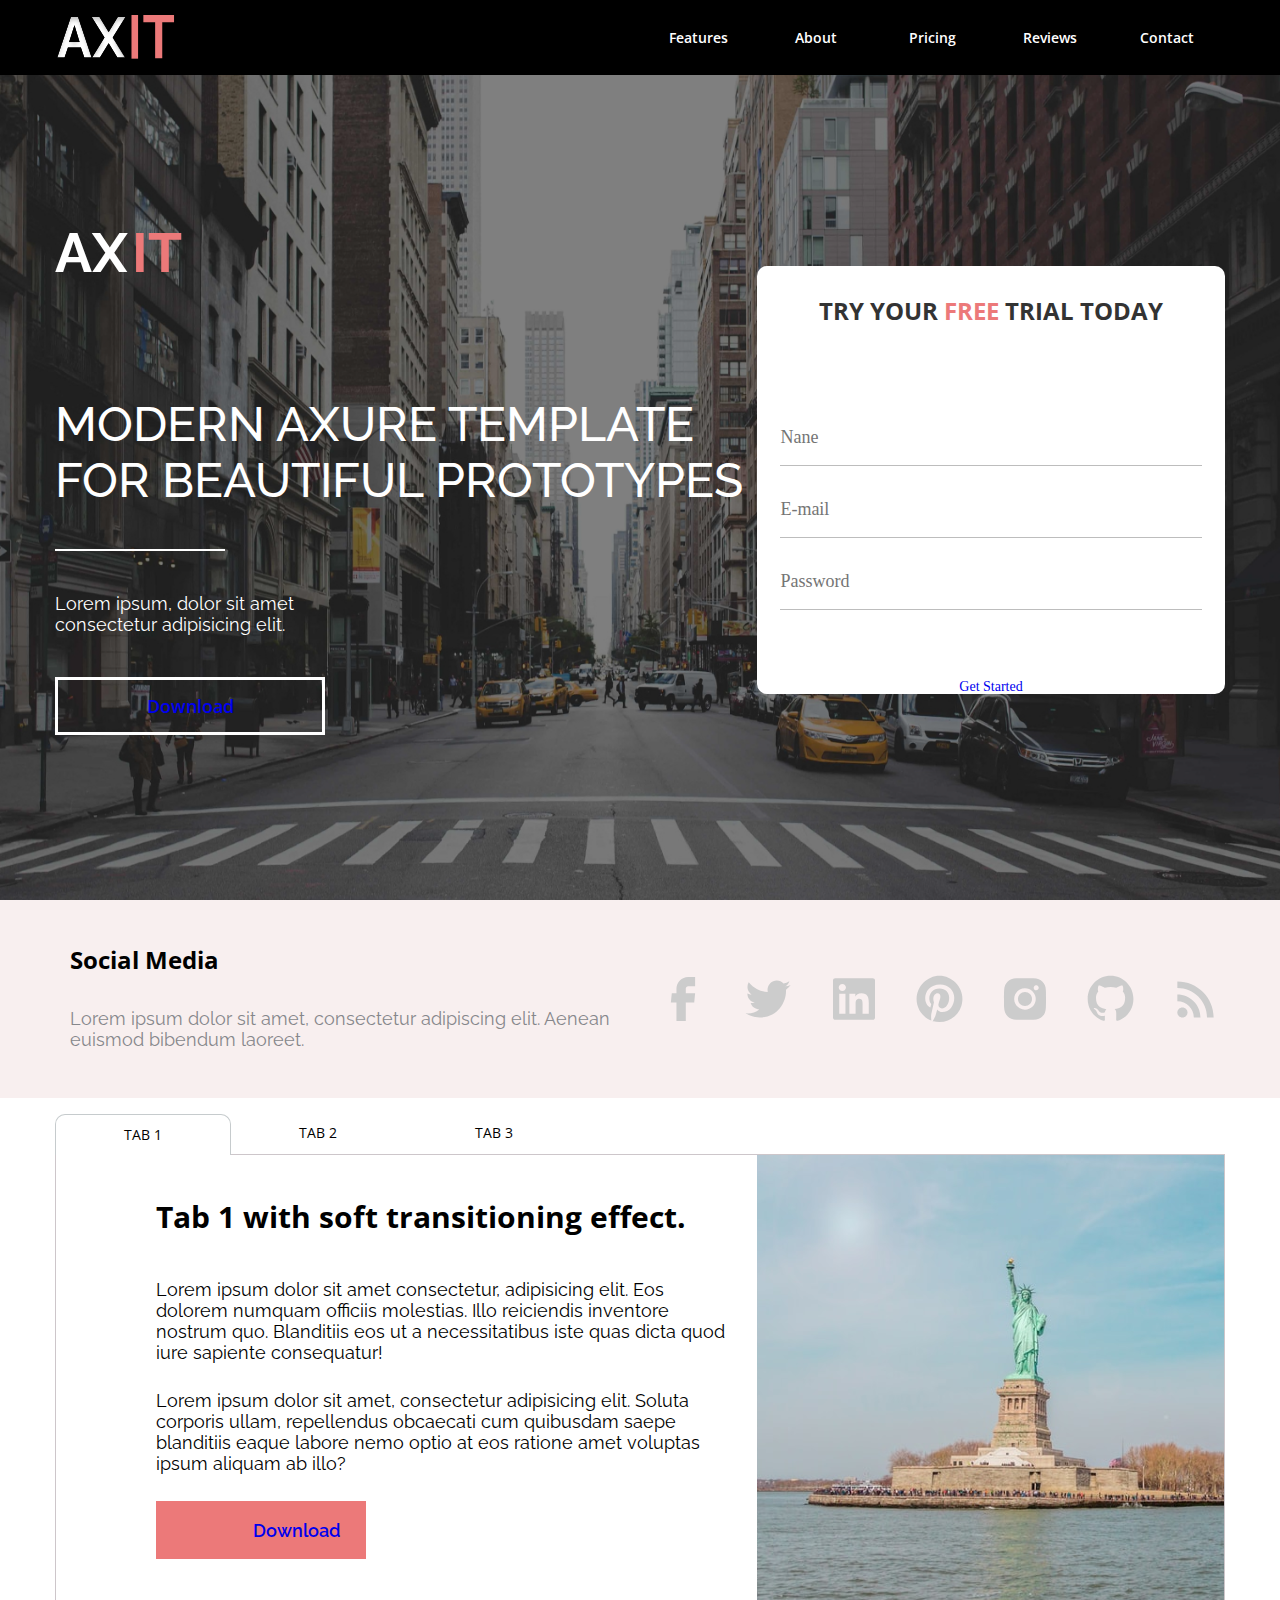
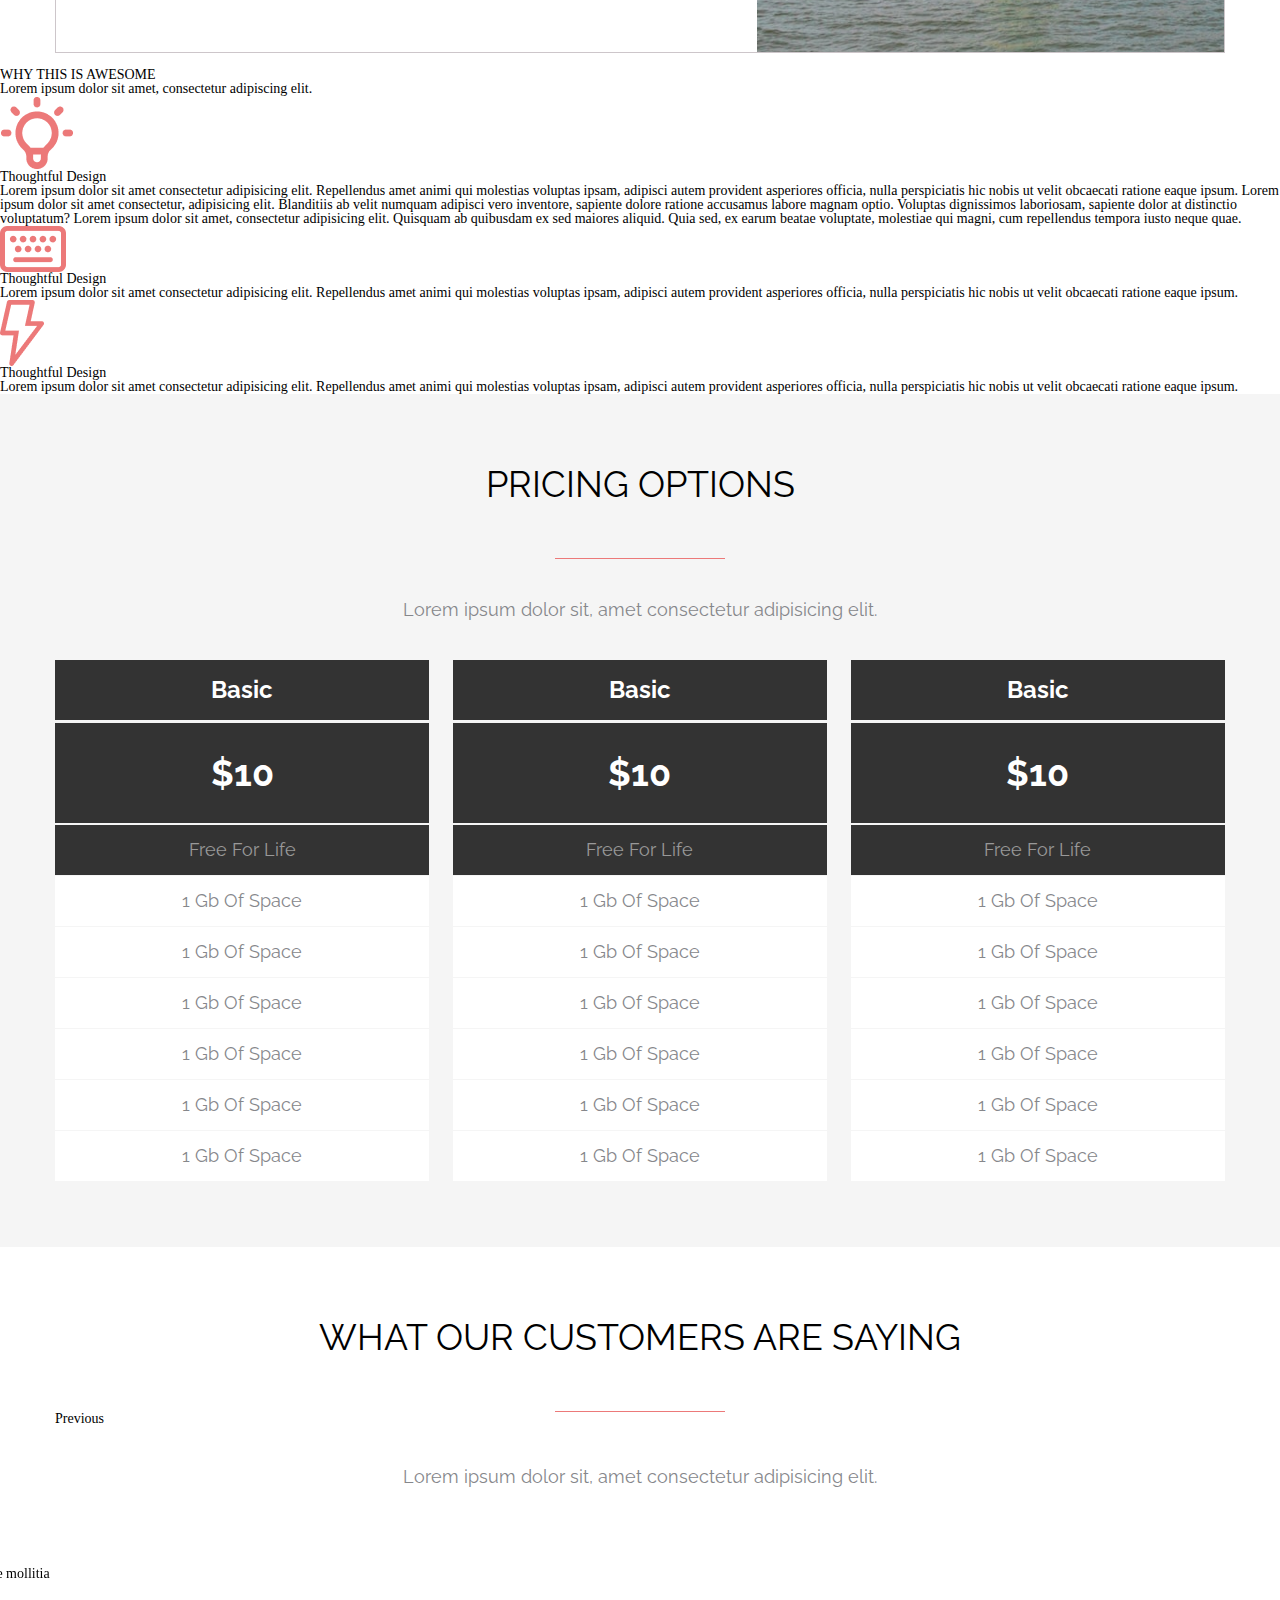
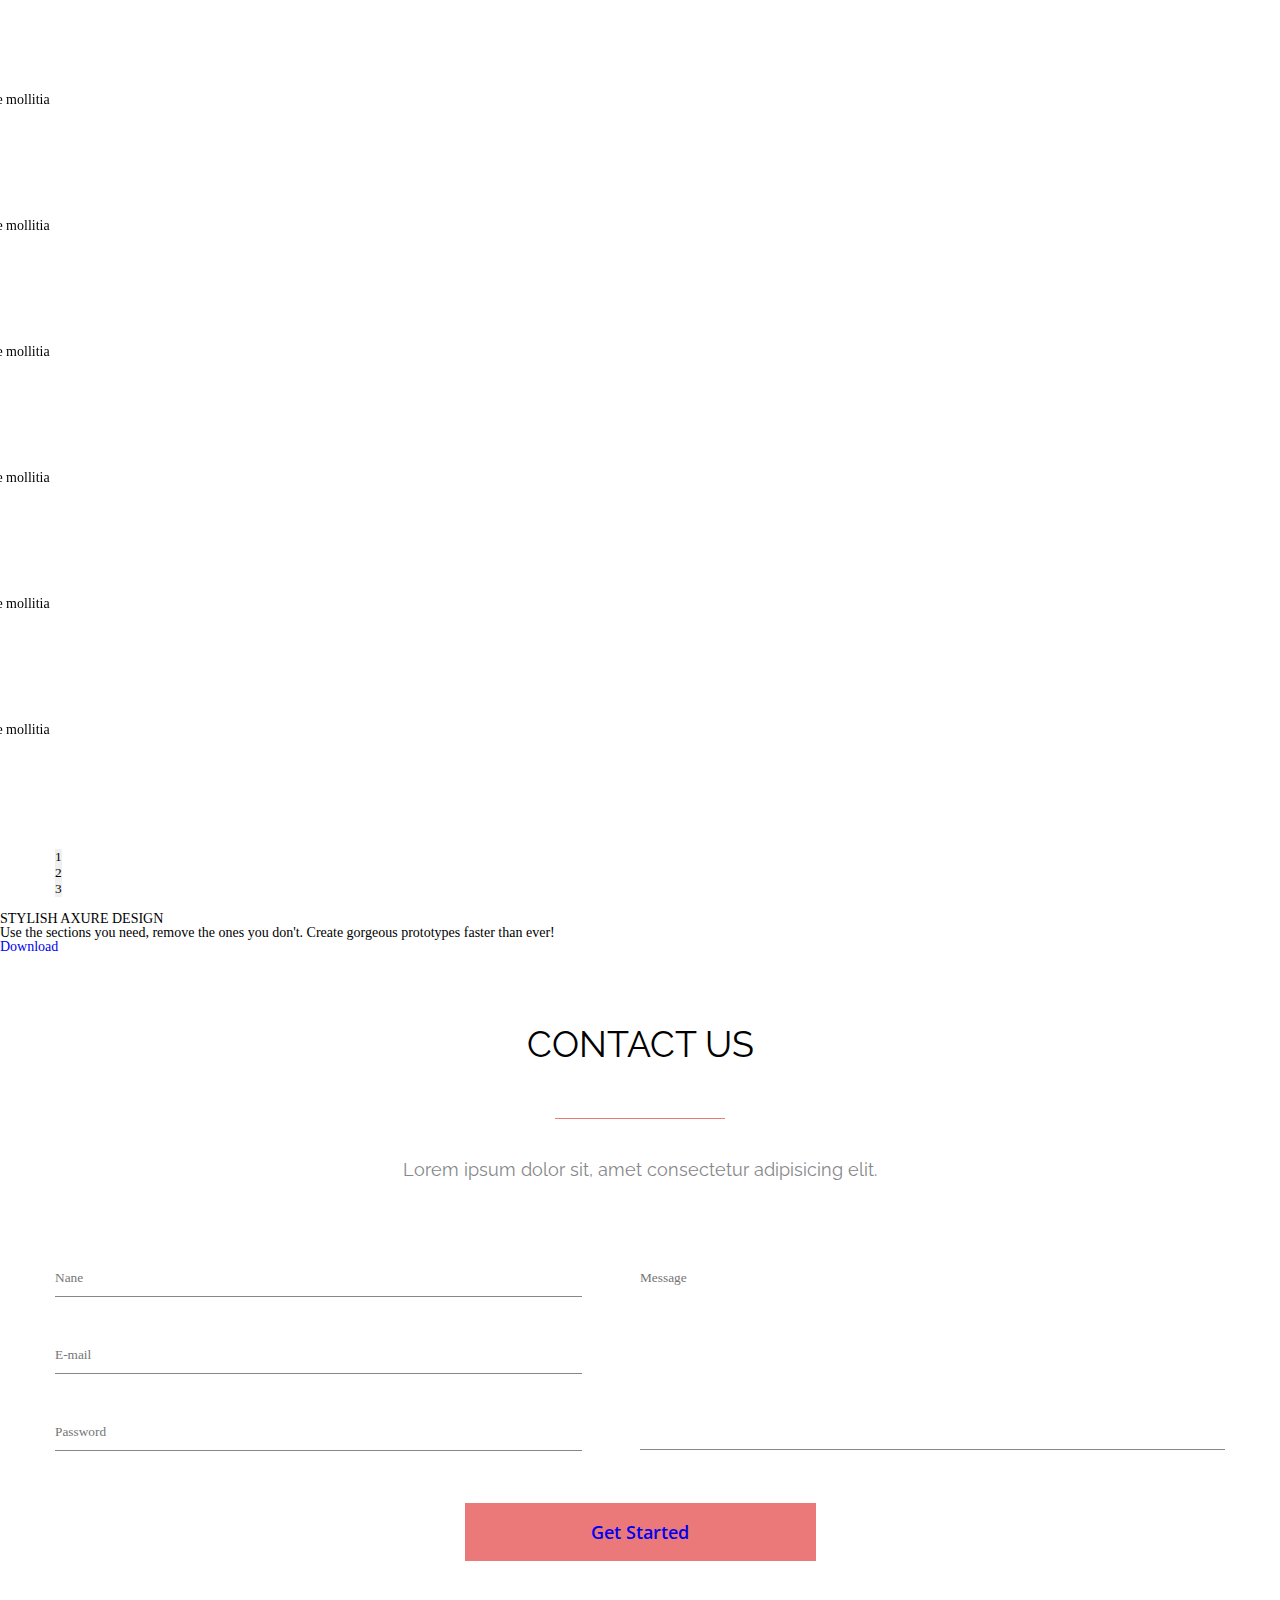
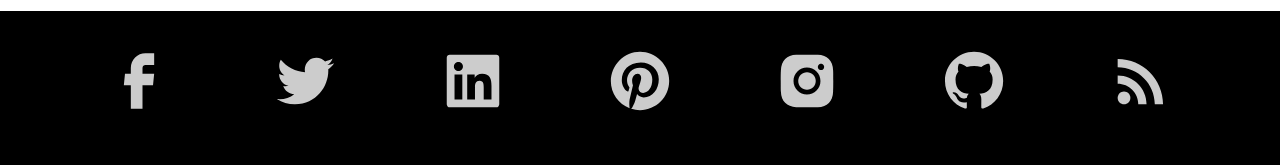
<file: index.html>
<!DOCTYPE html>
<html lang="en">

<head>
    <meta charset="UTF-8">
    <meta http-equiv="X-UA-Compatible" content="IE=edge">
    <meta name="viewport" content="width=device-width, initial-scale=1.0">
    <link rel="stylesheet" href="css/style.css">
    <title>Document Title</title>
</head>

<body>

    <header class="header">
        <div class="container">
            <a href="#" class="logo">
                <img src="img/header/1.svg" alt="">
            </a>
            <input class="side-menu" type="checkbox" id="side-menu"/>
            <label class="hamburger" for="side-menu">
                <img src="img/header/hamburger.png" alt="">
                <img src="img/header/cross-burger.png" alt="">
            </label>
            <nav class="nav">
                <ul class="menu">
                    <li><a href="#features">features</a></li>
                    <li><a href="#about">About</a> </li>
                    <li><a href="#pricing">Pricing</a></li>
                    <li><a href="#reviews">Reviews</a> </li>
                    <li><a href="#contacts">Contact</a></li>
                </ul>
            </nav>
        </div>
    </header>



    <main class="main">  
        <div class="container">
            <div class="main__body">
                <div class="body__logo">
                    <span class="logo__one">AX</span>
                    <span class="logo__two">IT</span>
                </div>
                <h1>
                    MODERN AXURE TEMPLATE FOR BEAUTIFUL PROTOTYPES
                </h1>
                <div class="border">
        
                </div>
                <p>
                    Lorem ipsum, dolor sit amet consectetur adipisicing elit.
                </p>
                <div class="body__download">
                    <a href="#" download>Download</a>
                </div>
            </div>
            <div class="main__form-invite">
                <p>
                    Try Your <span>FREE</span> Trial Today
                </p>
                <div class="person-info">
                    <input type="text" tabindex="1" required placeholder="Nane" name="name">
                    <input type="email" tabindex="2" required placeholder="E-mail" name="e-mail">
                    <input type="password" tabindex="3" placeholder="Password" name="password">
                </div>
                <div class="buttom-invite">
                    <a href="#" tabindex="4">Get Started</a>
                </div>
            </div>
        </div>
    </main>

    <section class="media">
        <div class="container">
            <div class="media__title">
                <h2>
                    Social Media
                </h2>
                <p>
                    Lorem ipsum dolor sit amet, consectetur adipiscing elit. Aenean euismod bibendum laoreet.
                </p>
            </div>
            <div class="media__social">
                <img src="img/social/1.svg" alt="social img">
                <img src="img/social/2.svg" alt="social img">
                <img src="img/social/3.svg" alt="social img">
                <img src="img/social/4.svg" alt="social img">
                <img src="img/social/5.svg" alt="social img">
                <img src="img/social/6.svg" alt="social img">
                <img src="img/social/7.svg" alt="social img">
            </div>
        </div>
    </section>

    <section class="section-tabs" id="features">
        <div class="container">
            <div class="tabs">
                <input type="radio" name="tabs" id="tabone" checked="checked">
                <label for="tabone">Tab 1</label>
                <div class="tab"> 
                    <div class="tab__body">
                        <div class="body__info">
                            <h2>
                                Tab 1 with soft transitioning effect.
                            </h2>
                            <p>
                                Lorem ipsum dolor sit amet consectetur, adipisicing elit. Eos dolorem numquam officiis molestias. Illo reiciendis inventore nostrum quo. Blanditiis eos ut a necessitatibus iste quas dicta quod iure sapiente consequatur!
                            </p>
                            <p>
                                Lorem ipsum dolor sit amet, consectetur adipisicing elit. Soluta corporis ullam, repellendus obcaecati cum quibusdam saepe blanditiis eaque labore nemo optio at eos ratione amet voluptas ipsum aliquam ab illo?
                            </p>
                            <div class="button-download">
                                <p><a href="#" download="">Download</a></p>
                            </div>
                        </div>
                        <div class="body__photo">
                            <img src="img/section1/Rectangle 111.svg" alt="">
                        </div>
                    </div>
                </div>
                <input type="radio" name="tabs" id="tabtwo">
                <label for="tabtwo">Tab 2</label>
                <div class="tab">
                    <div class="tab__body">
                        <div class="body__info">
                            <h2>
                                Tab 2 with soft transitioning effect.
                            </h2>
                            <p>
                                Lorem ipsum dolor sit amet consectetur, adipisicing elit. Eos dolorem numquam officiis molestias. Illo reiciendis inventore nostrum quo. Blanditiis eos ut a necessitatibus iste quas dicta quod iure sapiente consequatur!
                            </p>
                            <p>
                                Lorem ipsum dolor sit amet consectetur adipisicing elit. Quod atque delectus necessitatibus ratione iure optio magnam autem ipsam, exercitationem nobis omnis praesentium quam sapiente perferendis consequuntur, fugit consequatur aliquid eum!
                                Lorem ipsum dolor sit amet, consectetur adipisicing elit. Soluta corporis ullam, repellendus obcaecati cum quibusdam saepe blanditiis eaque labore nemo optio at eos ratione amet voluptas ipsum aliquam ab illo?
                            </p>
                            <div class="button-download">
                                <p><a href="#" download="">Download</a></p>
                            </div>
                        </div>
                        <div class="body__photo">
                            <img src="img/section1/Rectangle 111.svg" alt="">
                        </div>
                    </div>
                </div>
                <input type="radio" name="tabs" id="tabthree">
                <label for="tabthree">Tab 3</label>
                <div class="tab">
                    <div class="tab__body">
                        <div class="body__info">
                            <h2>
                                Tab 3 with soft transitioning effect.
                            </h2>
                            <p>
                                Lorem ipsum dolor sit amet consectetur, adipisicing elit. Eos dolorem numquam officiis molestias. Illo reiciendis inventore nostrum quo. Blanditiis eos ut a necessitatibus iste quas dicta quod iure sapiente consequatur!
                            </p>
                            <p>
                                Lorem ipsum dolor sit amet consectetur adipisicing elit. Quod atque delectus necessitatibus ratione iure optio magnam autem ipsam, exercitationem nobis omnis praesentium quam sapiente perferendis consequuntur, fugit consequatur aliquid eum!
                                Lorem ipsum dolor sit amet, consectetur adipisicing elit. Soluta corporis ullam, repellendus obcaecati cum quibusdam saepe blanditiis eaque labore nemo optio at eos ratione amet voluptas ipsum aliquam ab illo?
                            </p>
                            <div class="button-download">
                                <p><a href="#" download="">Download</a></p>
                            </div>
                        </div>
                        <div class="body__photo">
                            <img src="img/section1/Rectangle 111.svg" alt="">
                        </div>
                    </div>
                </div>
            </div>  
        </div>
    </section>


    <section class="section2" id="about">
        <div class="container">
            <div class="section2__header">
                <h2 class="awesome">
                    WHY THIS IS AWESOME
                </h2>
                <div class="border"></div>
                <p class="header__text">
                    Lorem ipsum dolor sit amet, consectetur adipiscing elit.
                </p>
            </div>

            <div class="section2__main">
                <div class="title__wraper">
                    <div class="img__wrapper">
                        <img src="img/section2/lamp.png" alt="">
                    </div>
                    <h4>
                        Thoughtful Design
                    </h4>
                    <p>
                        Lorem ipsum dolor sit amet consectetur adipisicing elit. Repellendus amet animi qui molestias
                        voluptas ipsam, adipisci autem provident asperiores officia, nulla perspiciatis hic nobis ut
                        velit obcaecati ratione eaque ipsum.
                        Lorem ipsum dolor sit amet consectetur, adipisicing elit. Blanditiis ab velit numquam adipisci
                        vero inventore, sapiente dolore ratione accusamus labore magnam optio. Voluptas dignissimos
                        laboriosam, sapiente dolor at distinctio voluptatum?
                        Lorem ipsum dolor sit amet, consectetur adipisicing elit. Quisquam ab quibusdam ex sed maiores
                        aliquid. Quia sed, ex earum beatae voluptate, molestiae qui magni, cum repellendus tempora iusto
                        neque quae.
                    </p>
                </div>
                <div class="title__wraper">
                    <div class="img__wrapper">
                        <img src="img/section2/keypad.png" alt="">
                    </div>
                    <h4>
                        Thoughtful Design
                    </h4>
                    <p>
                        Lorem ipsum dolor sit amet consectetur adipisicing elit. Repellendus amet animi qui molestias
                        voluptas ipsam, adipisci autem provident asperiores officia, nulla perspiciatis hic nobis ut
                        velit obcaecati ratione eaque ipsum.
                    </p>
                </div>
                <div class="title__wraper">
                    <div class="img__wrapper">
                        <img src="img/section2/lighting.png" alt="">
                    </div>
                    <h4>
                        Thoughtful Design
                    </h4>
                    <p>
                        Lorem ipsum dolor sit amet consectetur adipisicing elit. Repellendus amet animi qui molestias
                        voluptas ipsam, adipisci autem provident asperiores officia, nulla perspiciatis hic nobis ut
                        velit obcaecati ratione eaque ipsum.
                    </p>
                </div>
            </div>
        </div>
    </section>

    <section class="prices" id="pricing">
        <div class="container">
            <div class="prices-section__titles">
                <h2>
                    pricing options
                </h2>
                <p>
                    Lorem ipsum dolor sit, amet consectetur adipisicing elit.
                </p>
            </div>
            <div class="prices-section__items">
                <div class="prises-section__item">
                    <ul class="item__property">
                        <li class="name-program">Basic</li>
                        <li class="price-program">$10</li>
                        <li class="description-program">Free for life</li>
                        <li>1 Gb Of Space</li>
                        <li>1 Gb Of Space</li>
                        <li>1 Gb Of Space</li>
                        <li>1 Gb Of Space</li>
                        <li>1 Gb Of Space</li>
                        <li>1 Gb Of Space</li>
                    </ul>
                </div>
                <div class="prises-section__item">
                    <ul class="item__property">
                        <li class="name-program">Basic</li>
                        <li class="price-program">$10</li>
                        <li class="description-program">Free for life</li>
                        <li>1 Gb Of Space</li>
                        <li>1 Gb Of Space</li>
                        <li>1 Gb Of Space</li>
                        <li>1 Gb Of Space</li>
                        <li>1 Gb Of Space</li>
                        <li>1 Gb Of Space</li>
                    </ul>
                </div>
                <div class="prises-section__item">
                    <ul class="item__property">
                        <li class="name-program">Basic</li>
                        <li class="price-program">$10</li>
                        <li class="description-program">Free for life</li>
                        <li>1 Gb Of Space</li>
                        <li>1 Gb Of Space</li>
                        <li>1 Gb Of Space</li>
                        <li>1 Gb Of Space</li>
                        <li>1 Gb Of Space</li>
                        <li>1 Gb Of Space</li>
                    </ul>
                </div>
            </div>
        </div>
    </section>

    <section class="saying" id="reviews">
        <div class="container">
            <div class="saying__titles">
                <h2>
                    what our customers are saying
                </h2>Previous
                
                <p>
                    Lorem ipsum dolor sit, amet consectetur adipisicing elit.
                </p>
            </div>
            <div class="saying__message">
                <div class="box-info">
                    <div class="message__text-box">
                        <p>
                            Lorem ipsum dolor sit amet consectetur adipisicing elit. Error, exercitationem, praesentium ea distinctio voluptatum eos nostrum, suscipit nemo minus recusandae similique. Libero nesciunt cupiditate mollitia et quos nemo tempora hic?
                        </p>
                        <div class="triangle">
    
                        </div>
                    </div>
                    <div class="message__person-info">
                        <div class="person-info__photo">
                            <img src="img/saying/1.svg
                            " alt="">
                        </div>
                        <div class="person-info__person-name">
                            <p class="name">
                                Davis Rhiel Madsen
                            </p>
                            <p class="job-title">Manager</p>
                        </div>
                    </div>
                </div>
                <div class="box-info">
                    <div class="message__text-box">
                        <p>
                            Lorem ipsum dolor sit amet consectetur adipisicing elit. Error, exercitationem, praesentium ea distinctio voluptatum eos nostrum, suscipit nemo minus recusandae similique. Libero nesciunt cupiditate mollitia et quos nemo tempora hic?
                        </p>
                        <div class="triangle">
    
                        </div>
                    </div>
                    <div class="message__person-info">
                        <div class="person-info__photo">
                            <img src="img/saying/2.svg
                            " alt="">
                        </div>
                        <div class="person-info__person-name">
                            <p class="name">
                                Jaydon Rosser
                            </p>
                            <p class="job-title">Manager</p>
                        </div>
                    </div>
                </div>
                <div class="box-info">
                    <div class="message__text-box">
                        <p>
                            Lorem ipsum dolor sit amet consectetur adipisicing elit. Error, exercitationem, praesentium ea distinctio voluptatum eos nostrum, suscipit nemo minus recusandae similique. Libero nesciunt cupiditate mollitia et quos nemo tempora hic?
                        </p>
                        <div class="triangle">
    
                        </div>
                    </div>
                    <div class="message__person-info">
                        <div class="person-info__photo">
                            <img src="img/saying/3.svg
                            " alt="">
                        </div>
                        <div class="person-info__person-name">
                            <p class="name">
                                Cooper Dorwart
                            </p>
                            <p class="job-title">Manager</p>
                        </div>
                    </div>
                </div>                
            </div>
            <script src="https://code.jquery.com/jquery-3.6.0.min.js"></script>
            <script src="js/slick.min.js"></script>
            <script src="js/script.js"></script>
        </div>        
    </section>

    <section class="design">
        <div class="container">
            <div class="design__titles">
                <h2>
                    STYLISH AXURE DESIGN
                </h2>
                <p>
                    Use the sections you need, remove the ones you don't.  Create gorgeous prototypes faster than ever!
                </p>
                <div class="design__download">
                    <a href="#" download>Download</a>
                </div>
            </div>
        </div>
    </section>

    <section class="contact" id="contacts">
        <div class="container">
            <div class="contact__titles">
                <h2>
                    contact us
                </h2>
                <p>
                    Lorem ipsum dolor sit, amet consectetur adipisicing elit.
                </p>
            </div>  
            <div class="contact__form">
                <div class="form__content">
                    <div class="content__left">
                        <input type="text" tabindex="5" required placeholder="Nane" name="name">
                        <input type="email" tabindex="6" required placeholder="E-mail" name="e-mail">
                        <input type="password" tabindex="7" placeholder="Password" name="password">
                    </div>
                    <div class="content__right">
                        <textarea name="Text" placeholder="Message"></textarea>
                        
                    </div>
                </div>
                <div class="buttom-invite">
                    <a href="#" tabindex="4">Get Started</a>
                </div>
            </div>  
        </div>
    </section>

    <footer class="footer">
        <div class="container">
            <div class="social">
                <a href="">
                    <img class="footer-social" src="img/footer/1.svg" alt="">
                </a>
                <a href="">
                    <img class="footer-social" src="img/footer/2.svg" alt="">
                </a>
                <a href="">
                    <img class="footer-social" src="img/footer/3.svg" alt="">
                </a>
                <a href="">
                    <img class="footer-social" src="img/footer/4.svg" alt="">
                </a>
                <a href="">
                    <img class="footer-social" src="img/footer/5.svg" alt="">
                </a>
                <a href="">
                    <img class="footer-social" src="img/footer/6.svg" alt="">
                </a>
                <a href="">
                    <img class="footer-social" src="img/footer/7.svg" alt="">
                </a>

            </div>
            <p class="text-сop">
                © 2015 Axure Themes
            </p>

        </div>
    </footer>





    

</body>

</html>
</file>
<file: css/style.css>
@charset "UTF-8";
@import url("https://fonts.googleapis.com/css2?family=Kaushan+Script&family=Open+Sans:wght@700&family=Raleway&display=swap");
@import url("https://fonts.googleapis.com/css2?family=Kaushan+Script&family=Open+Sans:wght@700&family=Raleway&display=swap");
@import url("https://fonts.googleapis.com/css2?family=Kaushan+Script&family=Open+Sans&family=Raleway&display=swap");
* {
  padding: 0;
  margin: 0;
  border: 0;
}

*, *:before, *:after {
  -moz-box-sizing: border-box;
  -webkit-box-sizing: border-box;
  box-sizing: border-box;
}

:focus, :active {
  outline: none;
}

a:focus, a:active {
  outline: none;
}

nav, footer, header, aside {
  display: block;
}

html, body {
  height: 100%;
  width: 100%;
  font-size: 100%;
  line-height: 1;
  font-size: 14px;
  -ms-text-size-adjust: 100%;
  -moz-text-size-adjust: 100%;
  -webkit-text-size-abjust: 100%;
}

input, button, textarea {
  font-family: inherit;
}

input::-ms-clear {
  display: none;
}

button {
  cursor: pointer;
}

button::-moz-focus-inner {
  padding: 0;
  border: 0;
}

a, a :visited {
  text-decoration: none;
}

a:hover {
  text-decoration: none;
}

ul li {
  list-style: none;
}

img {
  vertical-align: top;
}

h1, h2, h3, h4, h5, h6 {
  font-size: inherit;
  font-weight: inherit;
}

.header {
  background-color: #000000;
  position: fixed;
  width: 100%;
  top: 0;
  z-index: 50;
}
.header .container {
  margin: 0 auto;
  max-width: 1200px;
  width: 100%;
  padding: 15px;
  display: flex;
  justify-content: space-between;
  align-items: center;
}
.header .container .logo img {
  height: 45px;
}
.header .container .nav {
  min-width: 50%;
}
.header .container .nav .menu {
  display: flex;
}
.header .container .nav .menu li {
  min-width: 80px;
  width: 20%;
  text-align: center;
  text-transform: capitalize;
}
.header .container .nav .menu li a {
  color: #FFFFFF;
  font-family: "Open Sans";
  font-weight: 600;
  font-size: 14px;
  line-height: 19px;
}

.side-menu[type=checkbox] {
  display: none;
}

.hamburger {
  display: none;
}

@media (max-width: 600px) {
  .header .container {
    display: block;
  }
  .header .container .hamburger {
    display: block;
    position: absolute;
    right: 15px;
    top: 15px;
  }
  .header .container .hamburger img {
    width: 45px;
  }
  .header .container .hamburger :nth-child(2) {
    display: none;
  }
  .header .container .nav {
    max-width: 1200px;
    margin: 15px -15px 0px -15px;
    width: 100%;
    height: 100%;
    position: fixed;
    background-color: #000000;
    overflow: hidden;
    max-height: 0;
  }
  .header .container .nav .menu {
    flex-direction: column;
    align-items: center;
  }
  .header .container .nav .menu li {
    margin: 25px 0 25px 0;
  }
  .header .side-menu:checked ~ label :nth-child(1) {
    display: none;
  }
  .header .side-menu:checked ~ label :nth-child(2) {
    display: block;
  }
  .header .side-menu:checked ~ nav {
    max-height: 100%;
  }
}
.main {
  width: 100%;
  height: 100%;
  display: flex;
  align-items: flex-end;
  justify-content: center;
  position: relative;
  background: #F8EFEF url(../img/main/baner1.jpg) center/100% 100% no-repeat;
}
.main::after {
  content: "";
  position: absolute;
  top: 0;
  left: 0;
  right: 0;
  bottom: 0;
  background: rgba(0, 0, 0, 0.5);
  z-index: 2;
}
.main .container {
  z-index: 3;
  max-width: 1200px;
  display: flex;
  padding: 15px;
  margin: 0 0 150px 0;
  justify-content: center;
  align-items: center;
}
.main .container .main__body {
  display: flex;
  flex-direction: column;
}
.main .container .main__body .body__logo {
  margin: 0px 0px 73px 0px;
}
.main .container .main__body .body__logo .logo__one {
  font-family: "Raleway";
  font-weight: 700;
  color: #ffffff;
  font-size: 55px;
}
.main .container .main__body .body__logo .logo__two {
  font-family: "Raleway";
  font-weight: 700;
  color: #EC7979;
  font-size: 55px;
}
.main .container .main__body h1 {
  font-family: "Raleway";
  font-weight: 500;
  font-size: 48px;
  line-height: 56px;
  text-transform: uppercase;
  color: #ffffff;
  position: relative;
  padding: 43px 0px;
  margin: 0 0 42px 0;
}
.main .container .main__body h1::after {
  content: "";
  position: absolute;
  width: 170px;
  bottom: 0;
  height: 2px;
  left: 0;
  background: #ffffff;
}
.main .container .main__body p {
  width: 270px;
  margin: 0px 0px 42px 0px;
  font-family: "Raleway";
  font-size: 18px;
  line-height: 21px;
  color: #FFFFFF;
}
.main .container .main__body .body__download {
  max-width: 270px;
  min-width: 150px;
  height: 58px;
  width: 40%;
  border: 3px solid #ffffff;
  background: rgba(0, 0, 0, 0);
  font-size: 18px;
  line-height: 25px;
  color: #ffffff;
  font-family: "Open Sans";
  font-weight: 600;
  display: flex;
  align-items: center;
  justify-content: center;
  text-transform: capitalize;
  cursor: pointer;
}
.main .container .main__form-invite {
  min-width: 40%;
  max-width: 470px;
  background: #ffffff;
  border-radius: 10px;
  display: flex;
  flex-direction: column;
  align-items: center;
  flex: 1 1 300px;
}
.main .container .main__form-invite p {
  padding: 28px 0px;
  font-family: "Open Sans";
  font-weight: 700;
  font-size: 24px;
  line-height: 34px;
  text-align: center;
  text-transform: uppercase;
  color: #333333;
}
.main .container .main__form-invite p span {
  color: #EC7979;
}
.main .container .main__form-invite .person-info {
  padding: 15% 5%;
}
.main .container .main__form-invite .person-info input {
  padding: 0px 0px 18px 0px;
  width: 100%;
  border-bottom: 1px solid #BDBDBD;
  font-size: 18px;
  line-height: 20px;
}
.main .container .main__form-invite .person-info input:nth-child(2) {
  margin: 33px 0;
}
.main .container .main__form-invite .button-invite {
  width: 100%;
  height: 60px;
  background: #EC7979;
  border-radius: 0px 0px 10px 10px;
  font-family: "Open Sans";
  font-weight: 600;
  font-size: 15px;
  line-height: 18px;
  color: #FFFFFF;
  display: flex;
  align-items: center;
  justify-content: center;
  text-transform: capitalize;
}

@media (max-width: 1024px) {
  .main {
    background: #F8EFEF url(../img/main/baner1.jpg) center/auto 100% no-repeat;
  }
  .main .container {
    margin: 0 0 130px 0;
  }
  .main .container .main__body .body__logo .logo__one {
    font-size: 41px;
  }
  .main .container .main__body .body__logo .logo__two {
    font-size: 41px;
  }
  .main .container .main__body h1 {
    font-size: 36px;
    line-height: 36px;
    padding: 0 0 42px 0;
    margin: 0 0 31px 0;
  }
  .main .container .main__body h1::after {
    content: "";
    width: 115px;
  }
  .main .container .main__body p {
    width: 180px;
    margin: 0px 0px 31px 0px;
    font-size: 18px;
    line-height: 21px;
  }
  .main .container .main__body .body__download {
    margin: 0px 0 33px 0;
    height: 50px;
  }
  .main .container .main__form-invite p {
    padding: 32.5px 0px;
    font-size: 18px;
    line-height: 25px;
  }
  .main .container .main__form-invite p span {
    color: #EC7979;
  }
  .main .container .main__form-invite .person-info {
    padding: 15% 5%;
  }
  .main .container .main__form-invite .person-info input {
    padding: 0px 0px 16px 0px;
    font-size: 14px;
    line-height: 19px;
  }
}
@media (max-width: 600px) {
  .main {
    height: auto;
    background: #F8EFEF url(../img/main/baner1.jpg) center/auto 100% no-repeat;
  }
  .main .container {
    margin: 140px 0 35px 0;
    flex-direction: column;
  }
  .main .container .main__body .body__logo {
    display: none;
  }
  .main .container .main__body h1 {
    font-size: 36px;
    line-height: 42px;
    text-align: center;
    padding: 43px 0px;
    margin: 0 0 42px 0;
  }
  .main .container .main__body h1::after {
    content: "";
    left: 50%;
    width: 134px;
    transform: translate(-50%, 0);
  }
  .main .container .main__body p {
    font-size: 14px;
    line-height: 16px;
    text-align: center;
    width: 100%;
  }
  .main .container .main__body .body__download {
    width: 100%;
    height: 50px;
    margin: 0 auto 42px;
  }
  .main .container .main__form-invite {
    width: 100%;
  }
  .main .container .main__form-invite p {
    padding: 35.5px 0px;
    font-size: 14px;
    line-height: 19px;
  }
  .main .container .main__form-invite .person-info {
    padding: 0 5% 50px 5%;
  }
  .main .container .main__form-invite .person-info input {
    font-size: 14px;
    line-height: 19px;
  }
}
.media {
  padding: 15px;
  background: #F8EFEF;
}
.media .container {
  margin: 0 auto;
  max-width: 1170px;
  padding: 15px;
  display: flex;
  justify-content: center;
}
.media .container .media__title {
  width: 50%;
}
.media .container .media__title h2 {
  padding: 14px 0px;
  font-family: "Open Sans";
  font-weight: 700;
  font-size: 24px;
  line-height: 32px;
  text-transform: capitalize;
}
.media .container .media__title p {
  margin: 18px 0px 18px 0px;
  font-family: "Raleway";
  font-size: 18px;
  line-height: 21px;
  color: #86878B;
}
.media .container .media__social {
  width: 50%;
  display: flex;
}
.media .container .media__social img {
  padding: 15px;
  width: 15%;
}

@media (max-width: 1024px) {
  .media .container .media__title h2 {
    padding: 10px 0px;
    font-size: 18px;
    line-height: 25px;
  }
  .media .container .media__title p {
    margin: 13px 0px 13px 0px;
    font-size: 14px;
    line-height: 16px;
  }
}
@media (max-width: 600px) {
  .media .container {
    flex-direction: column;
    align-items: center;
  }
  .media .container .media__title {
    width: 100%;
  }
  .media .container .media__title h2 {
    margin: 30px 0px 0px 0px;
    text-align: center;
    padding: 10px 0px;
    font-size: 18px;
    line-height: 25px;
  }
  .media .container .media__title p {
    text-align: center;
    margin: 13px 0px 13px 0px;
    font-size: 14px;
    line-height: 16px;
  }
  .media .container .media__social {
    margin: 19px 0px 44px 0px;
    width: 100%;
  }
}
.section-tabs .container {
  margin: 0 auto;
  max-width: 1200px;
  padding: 15px;
}
.section-tabs .container .tabs {
  display: flex;
  flex-wrap: wrap;
}
.section-tabs .container .tabs label {
  border-radius: 10px 10px 0 0;
  display: block;
  width: 15%;
  min-width: 80px;
  max-width: 300px;
  text-align: center;
  text-transform: uppercase;
  background: #fff;
  font-family: "Open Sans";
  font-size: 14px;
  line-height: 40px;
}
.section-tabs .container .tabs .tab {
  order: 99;
  border: 1px solid #cdc6ca;
  width: 100%;
  display: none;
  background: #fff;
}
.section-tabs .container .tabs .tab .tab__body {
  display: flex;
}
.section-tabs .container .tabs .tab .tab__body .body__info h2 {
  margin: 42px 30px 42px 100px;
  font-family: "Open Sans";
  font-weight: 700;
  font-size: 30px;
  line-height: 40px;
}
.section-tabs .container .tabs .tab .tab__body .body__info p {
  margin: 27px 30px 27px 100px;
  font-family: "Raleway";
  font-size: 18px;
  line-height: 21px;
}
.section-tabs .container .tabs .tab .tab__body .body__info .button-download {
  margin: 0 30px 54px 100px;
  display: flex;
  justify-content: center;
  align-items: center;
  max-width: 370px;
  min-width: 200px;
  width: 30%;
  height: 58px;
  cursor: pointer;
  background: #EC7979;
  color: #ffffff;
  font-family: "Open Sans";
  font-weight: 600;
  font-size: 18px;
  line-height: 25px;
  text-transform: capitalize;
}
.section-tabs .container .tabs .tab .tab__body .body__photo {
  min-width: 40%;
}
.section-tabs .container .tabs .tab .tab__body .body__photo img {
  width: 100%;
}
.section-tabs .container .tabs input[type=radio] {
  display: none;
}
.section-tabs .container .tabs input[type=radio]:checked + label {
  background: #fff;
  border: 1px solid #C6CBCD;
  position: relative;
  bottom: -1px;
  border-bottom: none;
}
.section-tabs .container .tabs input[type=radio]:checked + label + .tab {
  display: block;
}

@media (max-width: 1024px) {
  .section-tabs .container .tabs .tab .tab__body .body__info h2 {
    margin: 28px 30px 28px 100px;
    font-size: 24px;
    line-height: 33px;
  }
  .section-tabs .container .tabs .tab .tab__body .body__info p {
    margin: 38px 30px 38px 100px;
    font-size: 14px;
    line-height: 16px;
  }
  .section-tabs .container .tabs .tab .tab__body .body__info .button-download {
    margin: 0 30px 50px 100px;
  }
}
@media (max-width: 600px) {
  .section-tabs .container .tabs .tab {
    order: 99;
    border: 1px solid #cdc6ca;
    width: 100%;
    display: none;
    background: #fff;
  }
  .section-tabs .container .tabs .tab .tab__body {
    display: flex;
  }
  .section-tabs .container .tabs .tab .tab__body .body__info h2 {
    margin: 31px 25px;
    font-size: 18px;
    line-height: 25px;
    text-align: center;
  }
  .section-tabs .container .tabs .tab .tab__body .body__info p {
    margin: 29px 25px;
    text-align: center;
    font-size: 13px;
    line-height: 15px;
  }
  .section-tabs .container .tabs .tab .tab__body .body__info .button-download {
    margin: 30px auto;
  }
  .section-tabs .container .tabs .tab .tab__body .body__photo {
    display: none;
  }
}
.info .container {
  max-width: 1200px;
  margin: 0 auto;
  padding: 15px;
}
.info .container .info__header .awesome {
  padding: 39px 0 54px 0px;
  font-family: "Raleway";
  font-size: 36px;
  line-height: 42px;
  text-align: center;
  position: relative;
  margin: 0 0 40px 0;
}
.info .container .info__header .awesome::after {
  content: "";
  position: absolute;
  left: 50%;
  bottom: 0;
  width: 170px;
  height: 1px;
  background: #EC7979;
  transform: translate(-50%, 0);
}
.info .container .info__header .header__text {
  text-align: center;
  font-family: "Raleway";
  font-size: 18px;
  line-height: 21px;
}
.info .container .info__main {
  margin: 70px 0;
  display: flex;
  align-items: flex-start;
  justify-content: space-around;
}
.info .container .info__main:not(:last-child) {
  margin: 0 30px 0 0;
}
.info .container .info__main .info__wraper {
  width: 33%;
}
.info .container .info__main .info__wraper .img__wrapper {
  border: 1px solid #EC7979;
  border-radius: 50%;
  width: 92px;
  height: 92px;
  display: flex;
  align-items: center;
  justify-content: center;
  margin: 0 auto 39px;
}
.info .container .info__main .info__wraper .img__wrapper img {
  width: 60px;
  height: 60px;
}
.info .container .info__main .info__wraper h4 {
  padding: 33.5px 10px;
  font-family: "Open Sans";
  font-weight: 700;
  font-size: 24px;
  line-height: 33px;
  text-align: center;
  margin: 0 0 18px 0;
}
.info .container .info__main .info__wraper p {
  font-family: "Raleway";
  font-size: 18px;
  line-height: 21px;
  text-align: center;
  padding: 0 10px;
}

@media (max-width: 1024px) {
  .info .container .info__header .awesome {
    padding: 31px 0 46px 0px;
    font-size: 24px;
    line-height: 28px;
    margin: 0 0 32px 0;
  }
  .info .container .info__header .awesome::after {
    content: "";
    width: 142px;
  }
  .info .container .info__header .header__text {
    font-size: 14px;
    line-height: 16px;
  }
  .info .container .info__main {
    margin: 66px 0;
  }
  .info .container .info__main:not(:last-child) {
    margin: 0 20px 0 0;
  }
  .info .container .info__main .info__wraper {
    width: 33%;
  }
  .info .container .info__main .info__wraper .img__wrapper {
    width: 80px;
    height: 80px;
    display: flex;
    align-items: center;
    justify-content: center;
    margin: 0 auto 34px;
  }
  .info .container .info__main .info__wraper .img__wrapper img {
    width: 55px;
    height: 55px;
  }
  .info .container .info__main .info__wraper h4 {
    padding: 28.5px 10px;
    font-size: 18px;
    line-height: 25px;
    margin: 0 0 17px 0;
  }
  .info .container .info__main .info__wraper p {
    font-size: 14px;
    line-height: 16px;
  }
}
@media (max-width: 600px) {
  .info .container .info__header .awesome {
    padding: 35px 0px 50px 0;
    font-size: 18px;
    line-height: 20px;
    margin: 0 0 25px 0;
  }
  .info .container .info__header .awesome::after {
    content: "";
    width: 134px;
  }
  .info .container .info__header .header__text {
    text-align: center;
    font-family: "Raleway";
    font-size: 18px;
    line-height: 21px;
    margin: 0 0 50px 0;
  }
  .info .container .info__main {
    margin: 0;
    flex-direction: column;
  }
  .info .container .info__main:not(:last-child) {
    margin: 0px 0 10px 0;
  }
  .info .container .info__main .info__wraper {
    width: 100%;
  }
  .info .container .info__main .info__wraper .img__wrapper {
    margin: 50px auto 39px;
  }
  .info .container .info__main .info__wraper h4 {
    padding: 28.5px 0px;
    font-size: 18px;
    line-height: 25px;
    margin: 0;
  }
  .info .container .info__main .info__wraper p {
    font-size: 14px;
    line-height: 16px;
    padding: 0;
  }
}
.prices {
  background: #F5F5F5;
  padding: 0px 0px 50px 0px;
}
.prices .container {
  margin: 0px auto;
  max-width: 1200px;
  padding: 15px;
}
.prices .container .prices-section__titles {
  display: flex;
  flex-direction: column;
}
.prices .container .prices-section__titles h2 {
  font-family: "Raleway";
  font-size: 36px;
  line-height: 42px;
  text-align: center;
  text-transform: uppercase;
  color: #000000;
  position: relative;
  padding: 54px 0px;
}
.prices .container .prices-section__titles h2::after {
  content: "";
  position: absolute;
  width: 170px;
  bottom: 0;
  height: 1px;
  left: 50%;
  background: #EC7979;
  transform: translate(-50%, 0);
}
.prices .container .prices-section__titles p {
  margin: 40px 0px;
  font-family: "Raleway";
  font-size: 18px;
  line-height: 21px;
  text-align: center;
  color: #86878B;
}
.prices .container .prices-section__items {
  display: flex;
  flex: 1 1 250px;
  justify-content: space-between;
}
.prices .container .prices-section__items .prises-section__item {
  width: 32%;
}
.prices .container .prices-section__items .prises-section__item :hover {
  transform: translate(0px, -10px);
  box-shadow: 0px 4px 10px rgba(51, 51, 51, 0.2);
  transition: all 0.8s ease 0s;
}
.prices .container .prices-section__items .prises-section__item .item__property :hover {
  transform: translate(0px, 0px);
  box-shadow: none;
}
.prices .container .prices-section__items .prises-section__item .item__property .name-program {
  background: #333333;
  font-family: "Raleway";
  font-weight: 700;
  text-align: center;
  color: #FFFFFF;
  font-size: 24px;
  line-height: 60px;
  text-transform: capitalize;
}
.prices .container .prices-section__items .prises-section__item .item__property .price-program {
  background: #333333;
  font-family: "Raleway";
  font-weight: 700;
  text-align: center;
  color: #FFFFFF;
  font-size: 36px;
  line-height: 100px;
  border: 2px solid #F5F5F5;
  border-left: none;
  border-right: none;
}
.prices .container .prices-section__items .prises-section__item .item__property .description-program {
  background: #333333;
  font-family: "Raleway";
  font-weight: 700;
  text-align: center;
  color: #FFFFFF;
  font-weight: 400;
  font-size: 18px;
  line-height: 50px;
  color: rgba(255, 255, 255, 0.5);
}
.prices .container .prices-section__items .prises-section__item .item__property li {
  border-bottom: 1px solid #F5F5F5;
  font-family: "Raleway";
  font-size: 18px;
  line-height: 50px;
  text-align: center;
  text-transform: capitalize;
  color: #86878B;
  background: #ffffff;
}

@media (max-width: 1024px) {
  .prices .container .prices-section__titles h2 {
    font-size: 24px;
    line-height: 28px;
    padding: 46px 0px;
  }
  .prices .container .prices-section__titles h2::after {
    content: "";
    width: 143px;
    left: 50%;
    background: #EC7979;
  }
  .prices .container .prices-section__titles p {
    margin: 32px 0px;
    font-size: 14px;
    line-height: 16px;
  }
  .prices .container .prices-section__items .prises-section__item {
    max-width: 32%;
  }
  .prices .container .prices-section__items .prises-section__item .item__name {
    line-height: 53px;
  }
  .prices .container .prices-section__items .prises-section__item .item__price {
    line-height: 88.5px;
  }
  .prices .container .prices-section__items .prises-section__item .item__description {
    line-height: 44px;
  }
  .prices .container .prices-section__items .prises-section__item .item__property li {
    line-height: 44px;
  }
}
@media (max-width: 600px) {
  .prices .container .prices-section__titles h2 {
    font-size: 24px;
    line-height: 28px;
    padding: 45px 0px;
  }
  .prices .container .prices-section__titles h2::after {
    content: "";
    width: 134px;
  }
  .prices .container .prices-section__titles p {
    margin: 24px 0px;
    font-size: 14px;
    line-height: 16px;
  }
  .prices .container .prices-section__items {
    display: flex;
    flex-direction: column;
    align-items: center;
  }
  .prices .container .prices-section__items .prises-section__item {
    min-width: 100%;
  }
  .prices .container .prices-section__items .prises-section__item:not(:last-child) {
    margin-bottom: 20px;
  }
  .prices .container .prices-section__items .prises-section__item :hover {
    transform: translate(0px, 0px);
    box-shadow: none;
  }
  .prices .container .prices-section__items .prises-section__item .item__name {
    font-size: 18px;
    line-height: 47px;
    text-transform: capitalize;
  }
  .prices .container .prices-section__items .prises-section__item .item__price {
    font-size: 24px;
    line-height: 78px;
    border: 2px solid #F5F5F5;
  }
  .prices .container .prices-section__items .prises-section__item .item__description {
    font-size: 14px;
    line-height: 39px;
  }
  .prices .container .prices-section__items .prises-section__item .item__property li {
    font-size: 14px;
    line-height: 39px;
  }
}
.saying .container {
  margin: 0px auto;
  max-width: 1200px;
  padding: 15px;
}
.saying .container .saying__titles {
  display: flex;
  flex-direction: column;
}
.saying .container .saying__titles h2 {
  font-family: "Raleway";
  font-size: 24px;
  line-height: 28px;
  text-align: center;
  text-transform: uppercase;
  color: #000000;
  position: relative;
  padding: 32px 0px;
}
.saying .container .saying__titles h2::after {
  content: "";
  position: absolute;
  width: 134px;
  bottom: 0;
  height: 1px;
  left: 50%;
  background: #EC7979;
  transform: translate(-50%, 0);
}
.saying .container .saying__titles p {
  margin: 24px 0px;
  font-family: "Raleway";
  font-size: 14px;
  line-height: 16px;
  text-align: center;
  color: #86878B;
}
.saying .container .slaider {
  position: relative;
}
.saying .container .slaider .slaider__item {
  text-align: center;
  display: flex;
  align-items: center;
  flex-direction: column;
}
.saying .container .slaider .slaider__item .item__massage {
  width: 100%;
  background: #E2E2E2;
  border-radius: 10px;
  padding: 45px 10px;
  position: relative;
  font-size: 14px;
  line-height: 16px;
  font-family: "Raleway";
  text-align: center;
  color: #86878B;
}
.saying .container .slaider .slaider__item .item__massage::after {
  content: "";
  position: absolute;
  bottom: -20px;
  left: 10%;
  width: 0px;
  height: 0px;
  border-left: 10px solid transparent;
  border-right: 10px solid transparent;
  border-top: 20px solid #E2E2E2;
}
.saying .container .slaider .slaider__item .item__person {
  width: 100%;
  margin: 66px 0 0 0;
  display: flex;
  align-items: start;
}
.saying .container .slaider .slaider__item .item__person .person__photo {
  max-width: 70px;
  width: 20%;
}
.saying .container .slaider .slaider__item .item__person .person__info {
  margin: 0 0 0 25px;
  display: flex;
  flex-direction: column;
  align-items: start;
}
.saying .container .slaider .slaider__item .item__person .person__info .info__name {
  font-family: "Open Sans";
  font-weight: 700;
  font-size: 24px;
  line-height: 33px;
  text-transform: capitalize;
  text-align: left;
  color: #000000;
}
.saying .container .slaider .slaider__item .item__person .person__info .info__job {
  font-family: "Raleway";
  font-size: 13px;
  line-height: 15px;
  margin: 30px 0;
  text-align: left;
}
.saying .container .slaider .slick-list {
  overflow: hidden;
}
.saying .container .slaider .slick-track {
  display: flex;
}
.saying .container .slaider .slick-dots {
  display: flex;
  align-items: center;
  justify-content: center;
}
.saying .container .slaider .slick-dots li {
  list-style-type: none;
  margin: 0 10px;
}
.saying .container .slaider .slick-dots li.slick-active button {
  background: #86878B;
}
.saying .container .slaider .slick-dots button {
  font-size: 0;
  width: 10px;
  height: 10px;
  border-radius: 50%;
  border: 1px solid #86878B;
}

@media (min-width: 600px) {
  .saying .container .saying__titles h2 {
    padding: 48px 0px;
  }
  .saying .container .saying__titles h2::after {
    content: "";
    width: 142px;
  }
  .saying .container .saying__titles p {
    margin: 32px 0px;
  }
  .saying .container .slaider .slaider__item:not(:last-child) {
    padding: 0 10px 0 0;
  }
  .saying .container .slaider .slaider__item .item__massage {
    padding: 50px 10px;
  }
  .saying .container .slaider .slaider__item .item__person .person__photo {
    max-width: 70px;
  }
  .saying .container .slaider .slaider__item .item__person .person__info .info__name {
    font-size: 18px;
    line-height: 25px;
  }
  .saying .container .slaider .slaider__item .item__person .person__info .info__job {
    font-size: 14px;
    line-height: 16px;
    margin: 10px 0;
  }
  .saying .container .slaider .slick-dots button {
    display: none;
  }
}
@media (min-width: 1024px) {
  .saying .container .saying__titles h2 {
    font-size: 36px;
    line-height: 42px;
    padding: 54px 0px;
  }
  .saying .container .saying__titles h2::after {
    content: "";
    width: 170px;
  }
  .saying .container .saying__titles p {
    font-size: 18px;
    line-height: 21px;
    margin: 40px 0px 80px 0;
  }
  .saying .container .slaider .slaider__item {
    margin: 0 0 40px 0;
  }
  .saying .container .slaider .slaider__item:not(:last-child) {
    padding: 0 15px 0 0;
  }
  .saying .container .slaider .slaider__item .item__massage {
    font-size: 18px;
    line-height: 21px;
    padding: 37px 10px;
  }
  .saying .container .slaider .slaider__item .item__person .person__info .info__name {
    font-size: 24px;
    line-height: 33px;
  }
  .saying .container .slaider .slaider__item .item__person .person__info .info__job {
    font-size: 18px;
    line-height: 21px;
    margin: 15px 0;
  }
  .saying .container .slaider .slick-dots button {
    display: none;
  }
}
.banner .wrapper {
  width: 100%;
  height: 100%;
  background: url(../img/desine/image.jpg) 0 0/100% auto no-repeat;
  position: relative;
}
.banner .wrapper::after {
  content: "";
  position: absolute;
  top: 0;
  left: 0;
  right: 0;
  bottom: 0;
  background: rgba(0, 0, 0, 0.5);
  z-index: 2;
}
.banner .wrapper .container {
  position: relative;
  z-index: 3;
  margin: 0px auto;
  max-width: 1200px;
  padding: 15px;
  display: flex;
  align-items: center;
  flex-direction: column;
  justify-content: center;
}
.banner .wrapper .container .design__titles {
  display: flex;
  flex-direction: column;
}
.banner .wrapper .container .design__titles h2 {
  font-family: "Raleway";
  font-size: 36px;
  line-height: 42px;
  text-transform: uppercase;
  color: #ffffff;
  position: relative;
  padding: 54px 0px;
  text-align: center;
}
.banner .wrapper .container .design__titles h2::after {
  content: "";
  position: absolute;
  width: 170px;
  bottom: 0;
  height: 1px;
  left: 50%;
  background: #ffffff;
  transform: translate(-50%, 0);
}
.banner .wrapper .container .design__titles p {
  padding: 40px 0px 75px;
  font-family: "Raleway";
  font-size: 18px;
  line-height: 21px;
  color: #ffffff;
  text-align: center;
}
.banner .wrapper .container .design__titles .design__download {
  margin: 0px auto 33px;
  max-width: 370px;
  min-width: 150px;
  height: 58px;
  width: 30%;
  border: 3px solid #ffffff;
  background: rgba(0, 0, 0, 0);
  font-size: 18px;
  line-height: 25px;
  color: #ffffff;
  font-family: "Open Sans";
  font-weight: 600;
  display: flex;
  align-items: center;
  justify-content: center;
  text-transform: capitalize;
  cursor: pointer;
}

@media (max-width: 1024px) {
  .banner .wrapper .container .design__titles h2 {
    font-size: 24px;
    line-height: 28px;
    padding: 46px 0px;
  }
  .banner .wrapper .container .design__titles h2::after {
    content: "";
    width: 142px;
  }
  .banner .wrapper .container .design__titles p {
    padding: 32px 0px;
    font-size: 14px;
    line-height: 16px;
  }
  .banner .wrapper .container .design__titles .design__download {
    margin: 0px auto 35px;
  }
}
@media (max-width: 600px) {
  .banner .wrapper {
    background: url(../img/desine/image.jpg) 0 0/100% 100% no-repeat;
  }
  .banner .wrapper .container .design__titles h2 {
    font-size: 24px;
    line-height: 28px;
    padding: 46px 0px;
  }
  .banner .wrapper .container .design__titles h2::after {
    content: "";
    width: 120px;
  }
  .banner .wrapper .container .design__titles p {
    padding: 16px 0px;
    font-size: 14px;
    line-height: 16px;
  }
  .banner .wrapper .container .design__titles .design__download {
    height: 50px;
    width: 100%;
    margin: 43px auto;
  }
}
.contact .container {
  margin: 0px auto;
  max-width: 1200px;
  padding: 15px;
}
.contact .container .contact__titles {
  display: flex;
  flex-direction: column;
  padding: 0;
}
.contact .container .contact__titles h2 {
  font-family: "Raleway";
  font-size: 36px;
  line-height: 42px;
  text-align: center;
  text-transform: uppercase;
  color: #000000;
  position: relative;
  padding: 54px 0px;
}
.contact .container .contact__titles h2::after {
  content: "";
  position: absolute;
  width: 170px;
  bottom: 0;
  height: 1px;
  left: 50%;
  background: #EC7979;
  transform: translate(-50%, 0);
}
.contact .container .contact__titles p {
  padding: 40px 0px 90px 0px;
  font-family: "Raleway";
  font-size: 18px;
  line-height: 21px;
  text-align: center;
  color: #86878B;
}
.contact .container .contact__form .form__content {
  display: flex;
}
.contact .container .contact__form .form__content .content__left {
  width: 50%;
}
.contact .container .contact__form .form__content .content__left input {
  margin: 0 0 50px 0;
  border-bottom: 1px solid #86878B;
  width: 90%;
  padding: 0 0 10px 0;
}
.contact .container .contact__form .form__content .content__right {
  width: 50%;
}
.contact .container .contact__form .form__content .content__right textarea {
  display: inline-block;
  width: 100%;
  height: 180px;
  resize: none;
  border-bottom: 1px solid #86878B;
  text-decoration: none;
  margin: 0 0 50px 0;
}
.contact .container .contact__form .buttom-invite {
  display: flex;
  justify-content: center;
  align-items: center;
  max-width: 370px;
  min-width: 200px;
  width: 30%;
  height: 58px;
  cursor: pointer;
  background: #EC7979;
  margin: 0px auto 35px;
  color: #ffffff;
  font-family: "Open Sans";
  font-weight: 600;
  font-size: 18px;
  line-height: 25px;
  text-transform: capitalize;
}

@media (max-width: 1024px) {
  .contact .container .contact__titles {
    padding: 35px 0;
  }
  .contact .container .contact__titles h2 {
    font-size: 24px;
    line-height: 28px;
    padding: 46px 0px;
  }
  .contact .container .contact__titles h2::after {
    content: "";
    position: absolute;
    width: 144px;
  }
  .contact .container .contact__titles p {
    padding: 32px 0px 72px 0px;
    font-size: 14px;
    line-height: 16px;
  }
}
@media (max-width: 600px) {
  .contact .container .contact__titles {
    padding: 0;
  }
  .contact .container .contact__titles h2 {
    font-size: 24px;
    line-height: 28px;
    padding: 46px 0px;
  }
  .contact .container .contact__titles h2::after {
    content: "";
    width: 134px;
  }
  .contact .container .contact__titles p {
    padding: 24px 0px 64px 0px;
    font-size: 14px;
    line-height: 16px;
  }
  .contact .container .contact__form .form__content {
    flex-direction: column;
  }
  .contact .container .contact__form .form__content .content__left {
    width: 100%;
  }
  .contact .container .contact__form .form__content .content__right {
    width: 100%;
  }
  .contact .container .contact__form .buttom-invite {
    width: 100%;
  }
}
.footer {
  background: #000000;
}
.footer .container {
  max-width: 1200px;
  margin: 0 auto;
  padding: 15px;
}
.footer .container .social {
  display: flex;
  justify-content: space-around;
}
.footer .container .social .footer-social {
  margin: 20px 35px;
  max-width: 75px;
  width: 50%;
}
.footer .container .text-сopirating {
  text-align: center;
  color: rgba(255, 255, 255, 0.5);
  font-family: "Raleway";
  font-size: 18px;
  line-height: 21px;
  padding: 5px 0 10px 0;
}

@media (max-width: 1024px) {
  .footer .container .social .footer-social {
    margin: 20px 27px;
  }
  .footer .container .text-сopirating {
    font-size: 14px;
    line-height: 16px;
    padding: 18px 0 15px 0;
  }
}
@media (max-width: 600px) {
  .footer .container .social .footer-social {
    margin: 20px 17px;
  }
  .footer .container .text-сopirating {
    padding: 25px 0 30px 0;
  }
}
</file>
